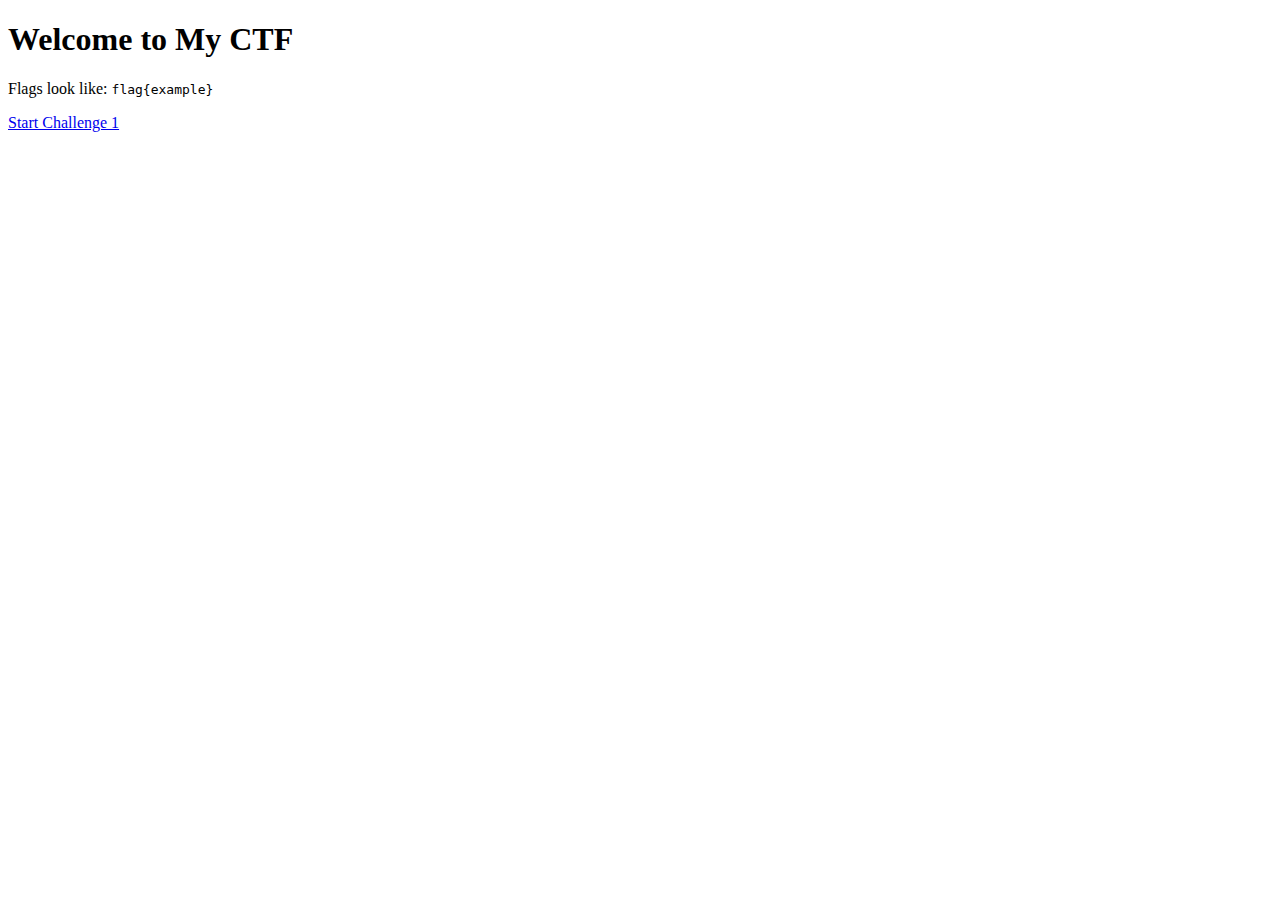
<file: index.html>
<!DOCTYPE html>
<html>
<head>
  <title>My First CTF</title>
</head>
<body>
  <h1>Welcome to My CTF</h1>
  <p>Flags look like: <code>flag{example}</code></p>
  <a href="/challenges/01.html">Start Challenge 1</a>
</body>
</html>
</file>
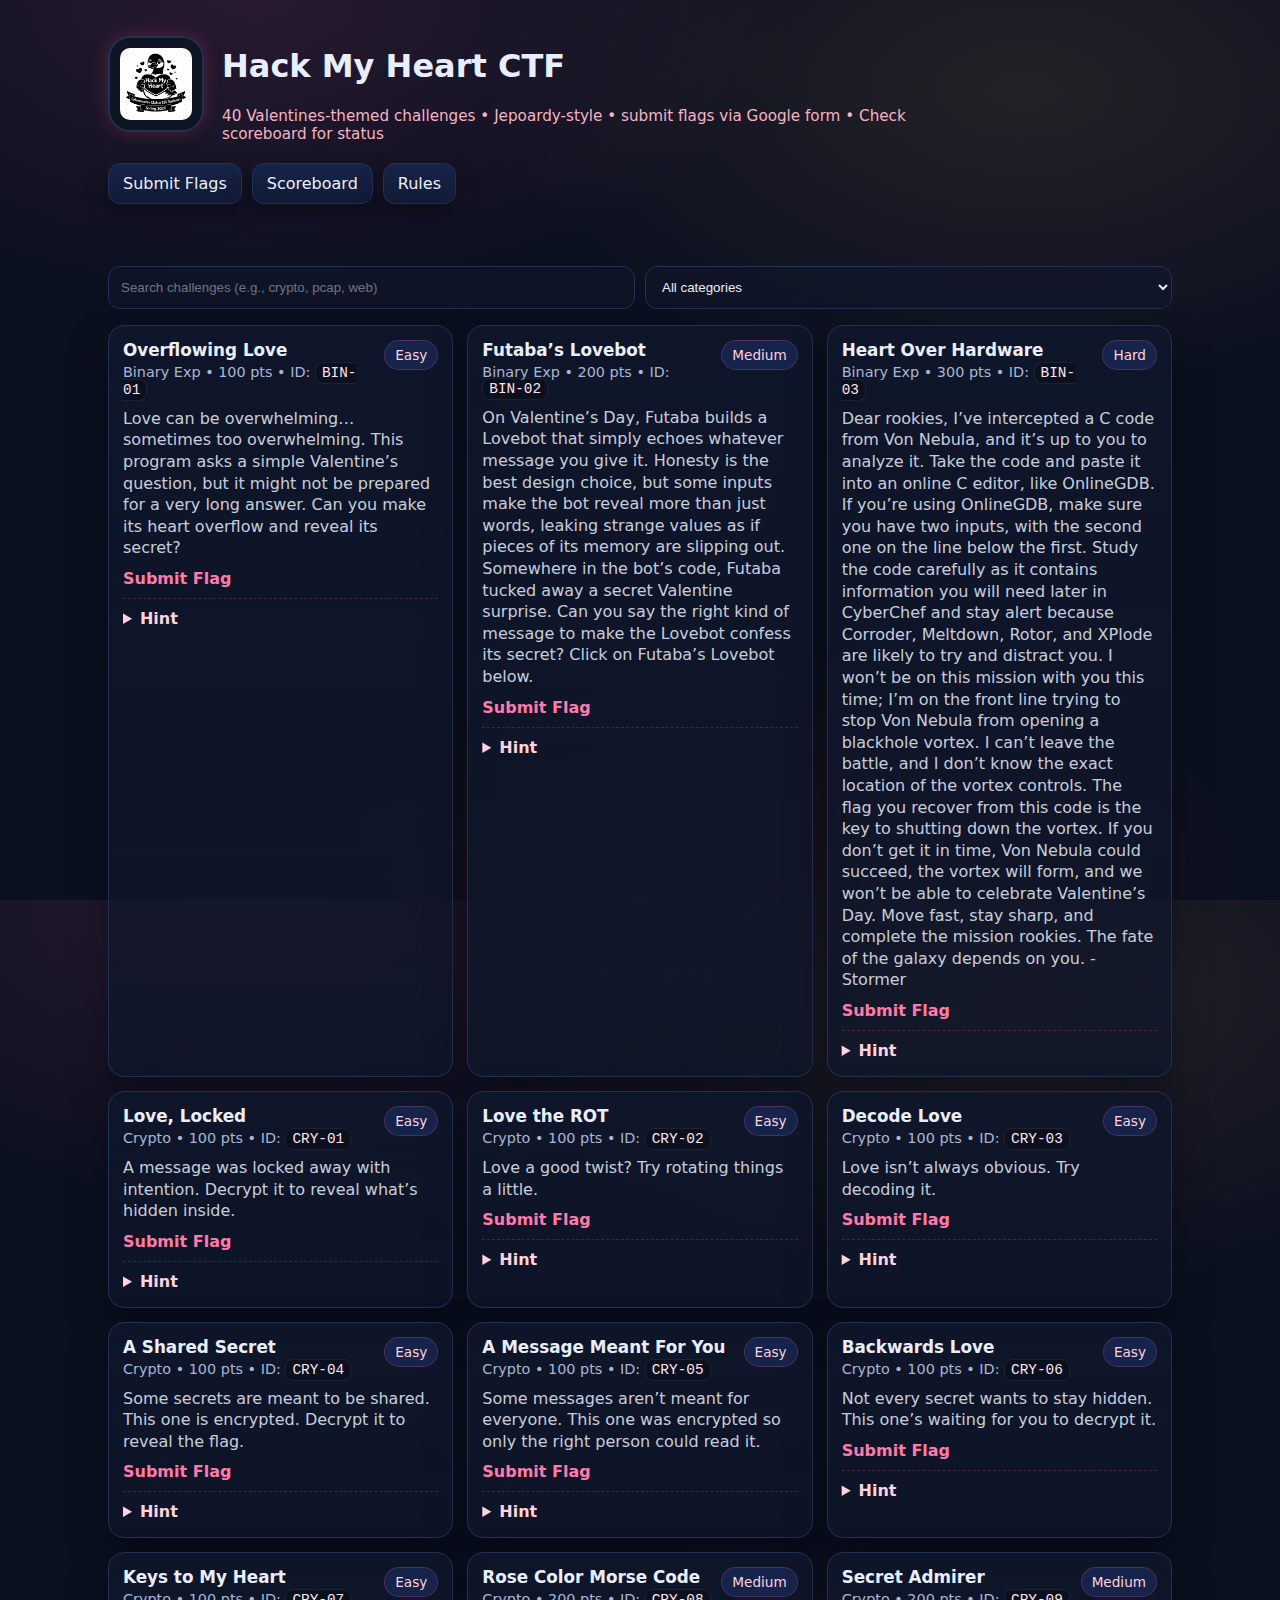
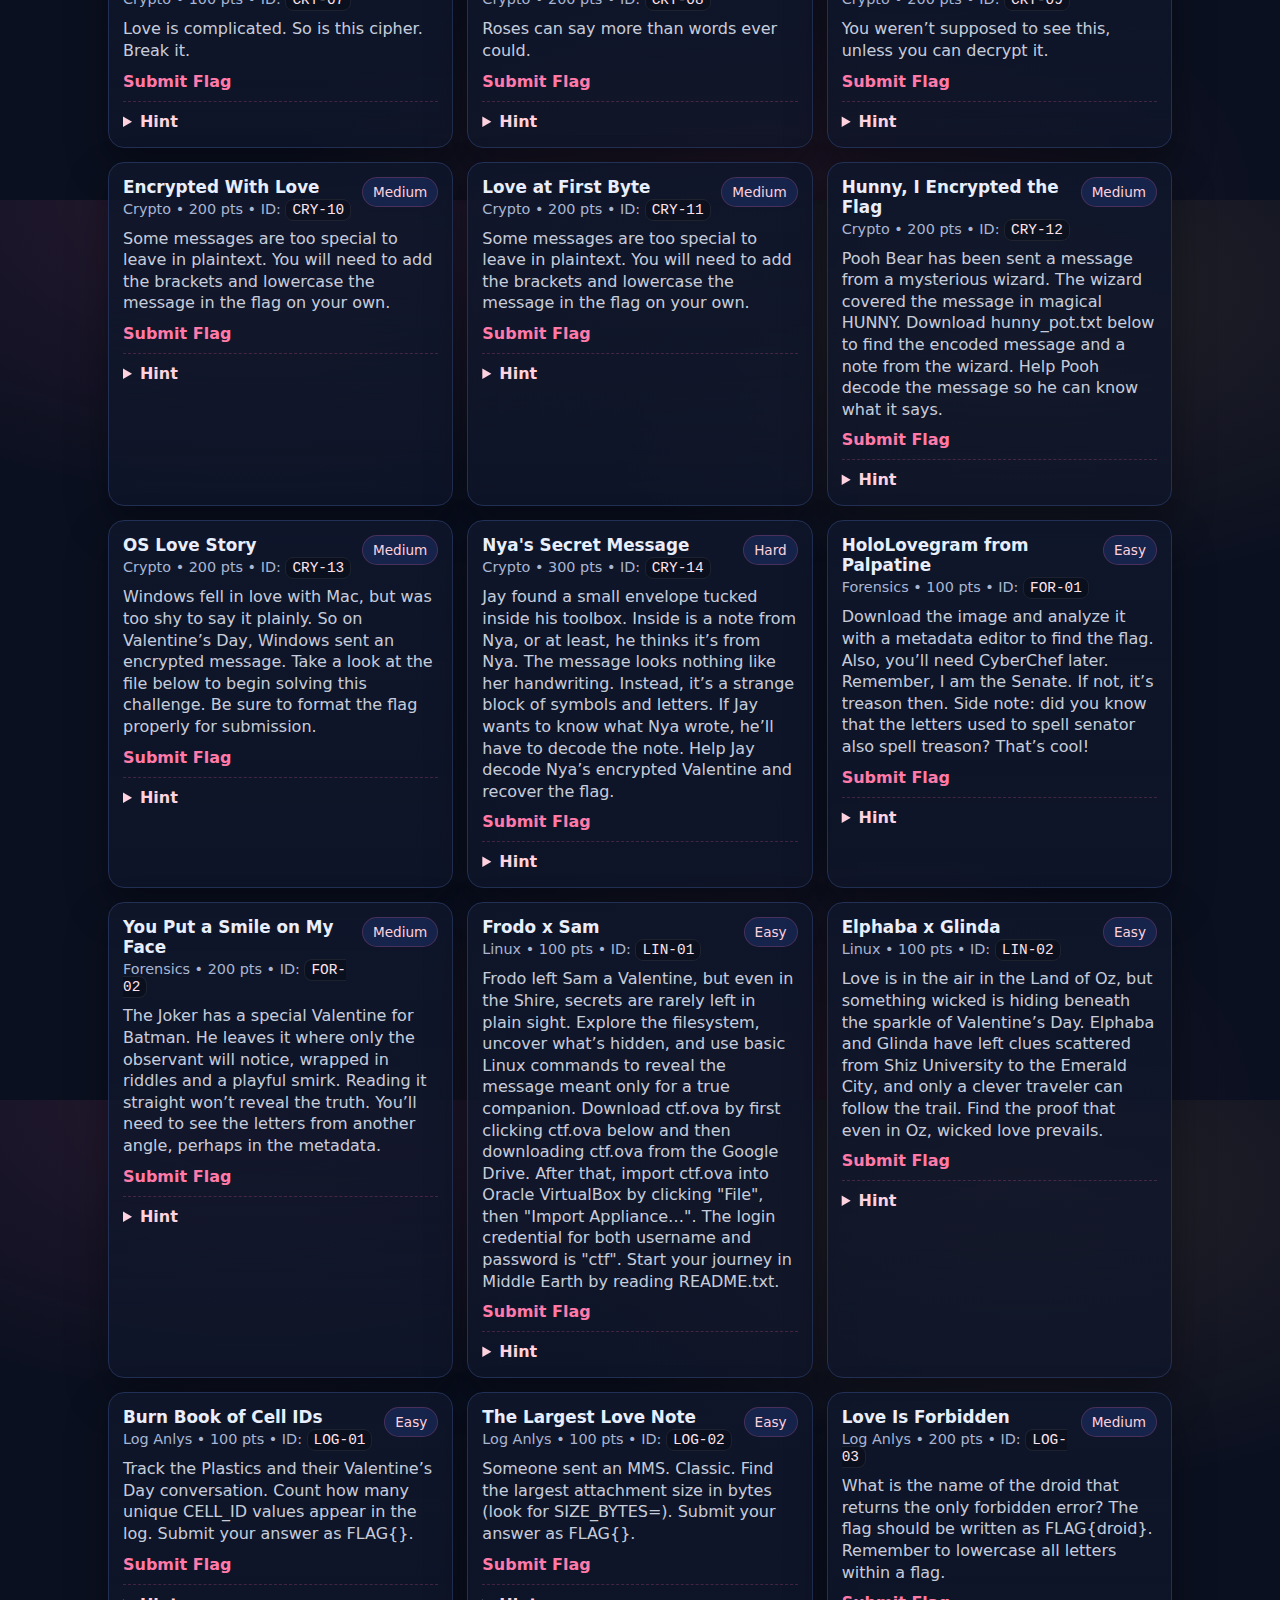
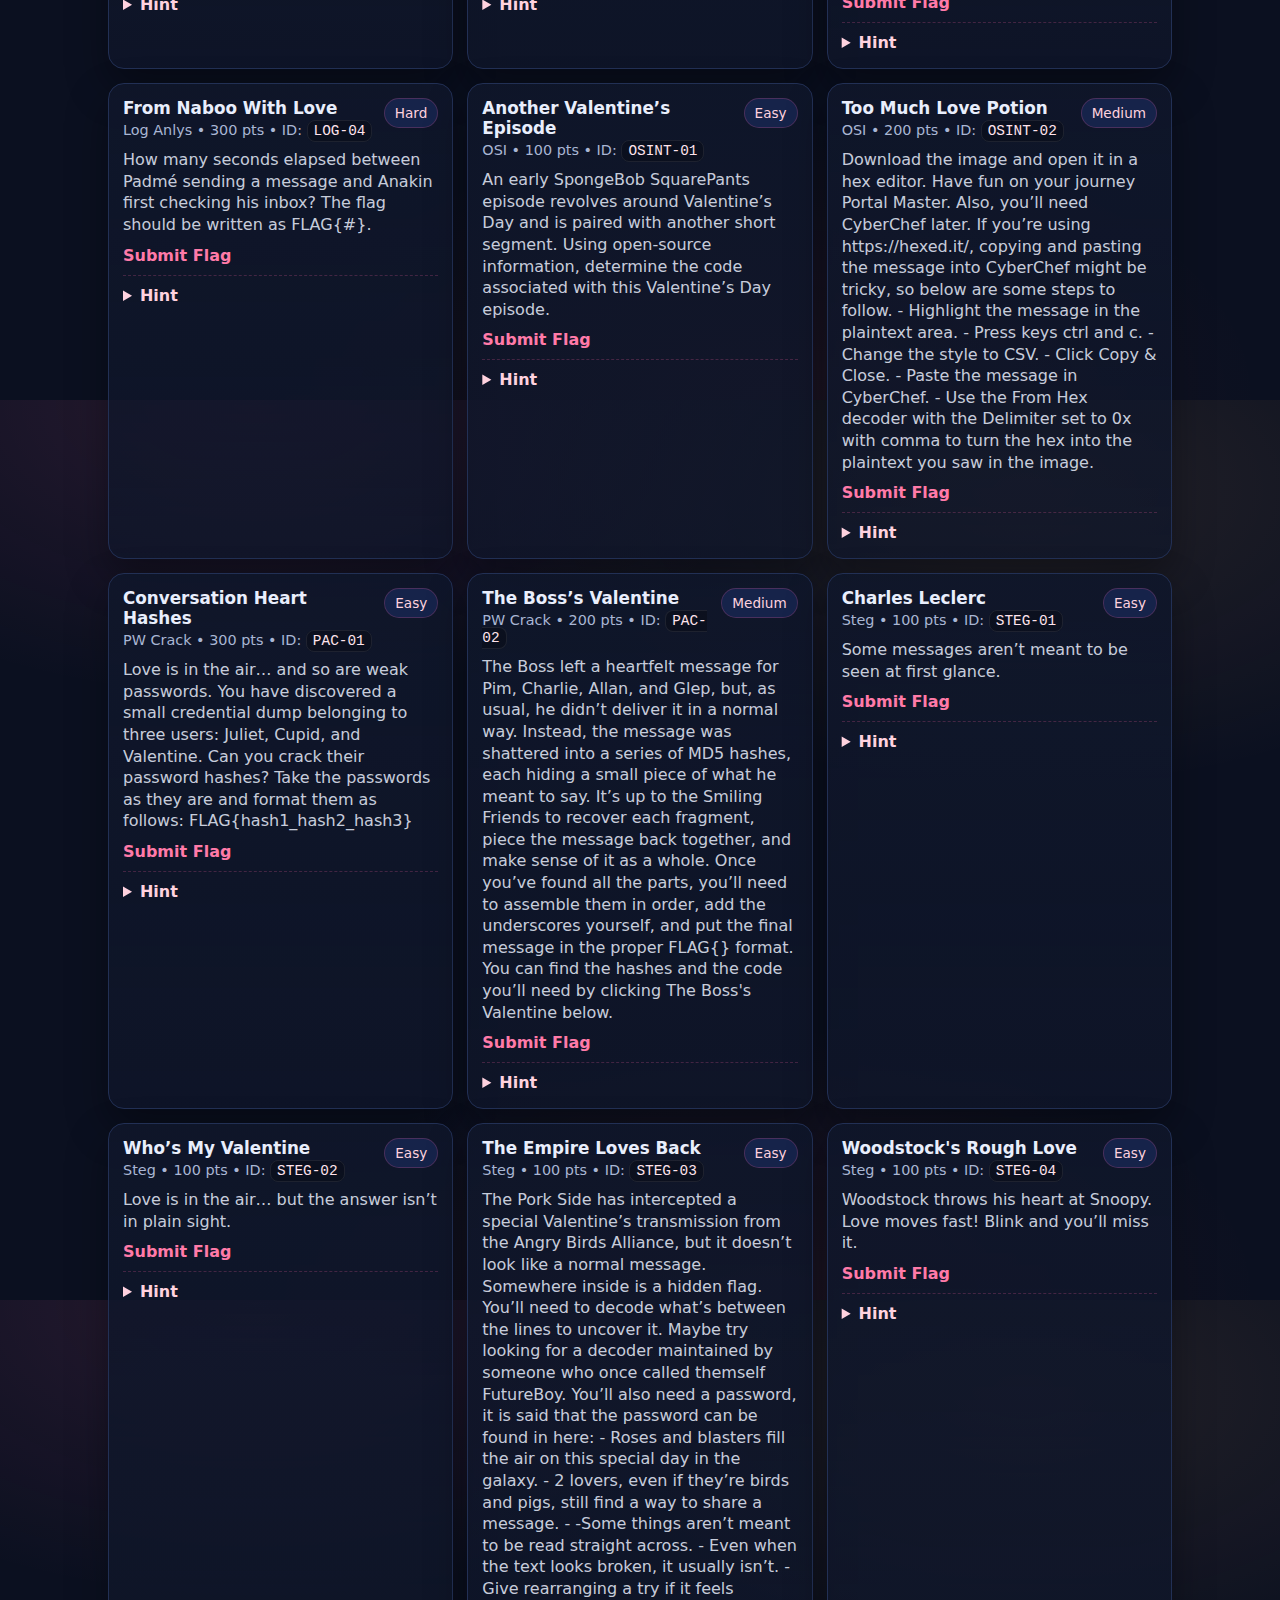
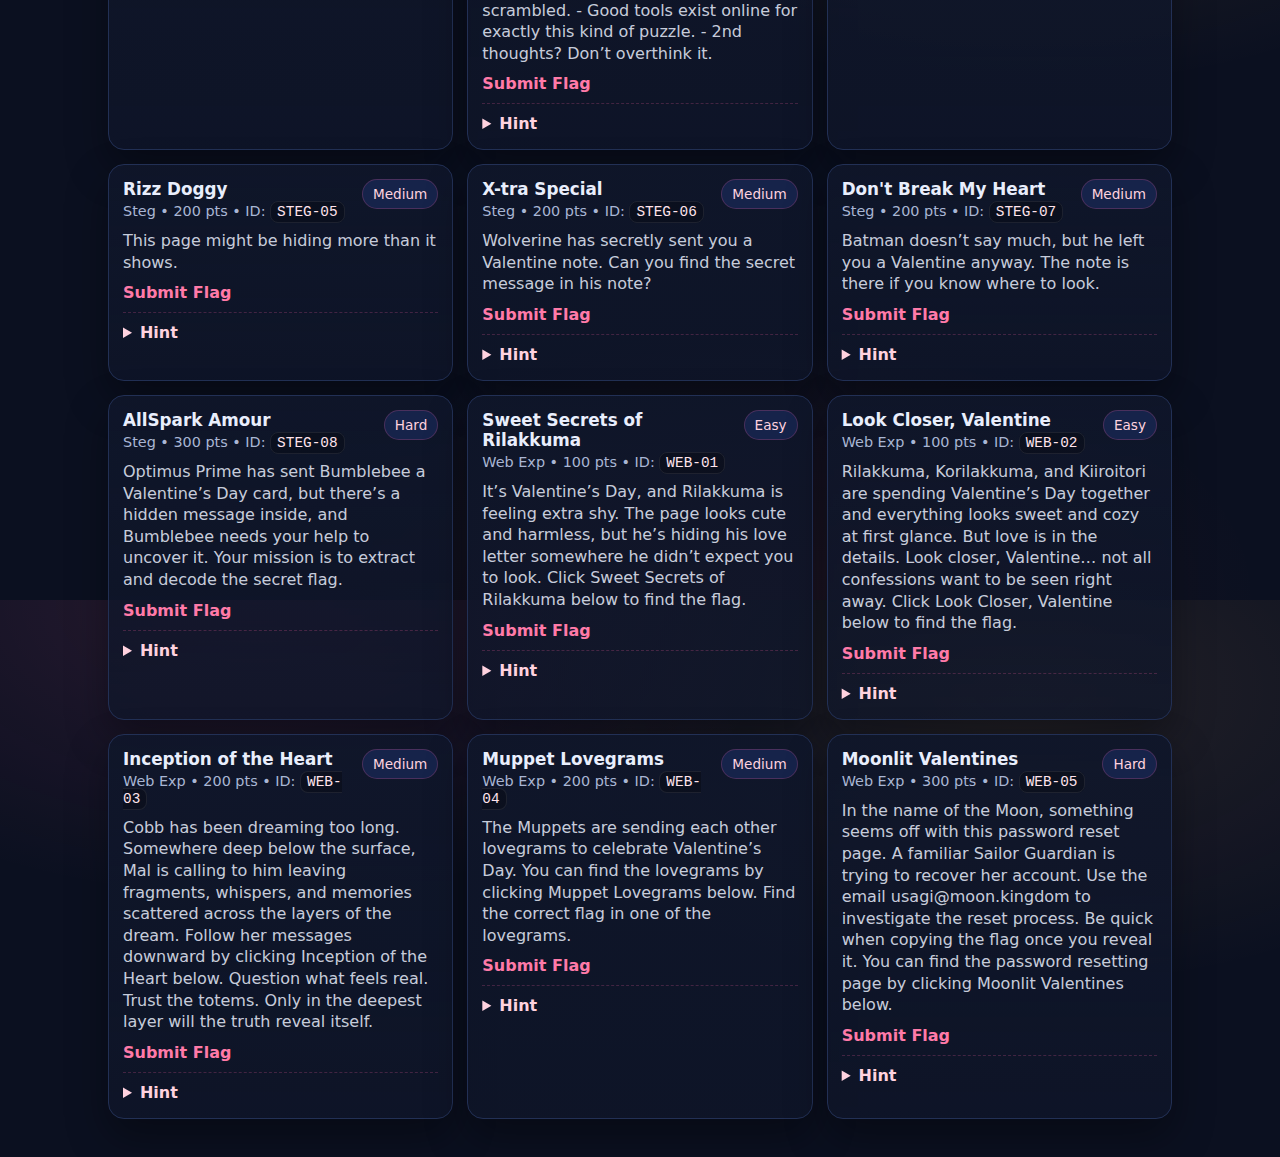
<file: docs/index.html>
<!doctype html>
<html>
<head>
  <meta charset="utf-8"/>
  <meta name="viewport" content="width=device-width,initial-scale=1"/>
  <title>Hack My Heart CTF </title>
  <link rel="stylesheet" href="assets/style.css"/>
</head>
<body>
  <header class="wrap header-bar">
    <div class="header-left">
      <img src="assets/logo.png" alt="Hack My Heart logo" class="logo"/>
      <div>
      <h1>Hack My Heart CTF</h1>
      <p class="sub">
        40 Valentines-themed challenges • Jepoardy-style • submit flags via Google form • Check scoreboard for status
      </p>
    </div>
  </div>   
  
  <div class="links">
    <a class="btn" href="YOUR_GOOGLE_FORM_LINK" target="_blank">Submit Flags</a>
    <a class="btn" href="scoreboard.html">Scoreboard</a>
    <a class="btn" href="rules.html">Rules</a>
  </div>
</header>

  <main class="wrap">
    <div class="controls">
      <input id="search" placeholder="Search challenges (e.g., crypto, pcap, web)"/>
      <select id="cat">
        <option value="">All categories</option>
      </select>
    </div>

    <div id="grid" class="grid"></div>
  </main>

  <script>
    const grid = document.getElementById("grid");
    const search = document.getElementById("search");
    const cat = document.getElementById("cat");

    let all = [];

    function render() {
      const q = search.value.toLowerCase().trim();
      const c = cat.value;

      const filtered = all.filter(x => {
        const hay = (x.title + " " + x.category + " " + (x.tags||[]).join(" ")).toLowerCase();
        return (!q || hay.includes(q)) && (!c || x.category === c);
      });

      grid.innerHTML = filtered.map(x => `
        <article class="card">
          <div class="row">
            <div>
              <div class="title">${x.title}</div>
              <div class="meta">${x.category} • ${x.points} pts • ID: <code>${x.id}</code></div>
            </div>
            <span class="pill">${x.difficulty}</span>
          </div>
          <p class="desc">${x.prompt}</p>
          <div class="actions">
            ${x.download ? `<a class="link" href="${x.download}" target="_blank">Download</a>` : ""}
            ${x.url ? `<a class="link" href="${x.url}" target="_blank">Open</a>` : ""}
            <a class="link" href="YOUR_GOOGLE_FORM_LINK" target="_blank">Submit Flag</a>
          </div>
          ${x.hint ? `<details class="hint"><summary>Hint</summary><p>${x.hint}</p></details>` : ""}
        </article>
      `).join("");
    }

    fetch("challenges.json")
      .then(r => r.json())
      .then(data => {
        all = data;
        const cats = [...new Set(all.map(x => x.category))].sort();
        cats.forEach(c => {
          const o = document.createElement("option");
          o.value = c; o.textContent = c;
          cat.appendChild(o);
        });
        render();
      });

    search.addEventListener("input", render);
    cat.addEventListener("change", render);
  </script>
</body>
</html>
</file>
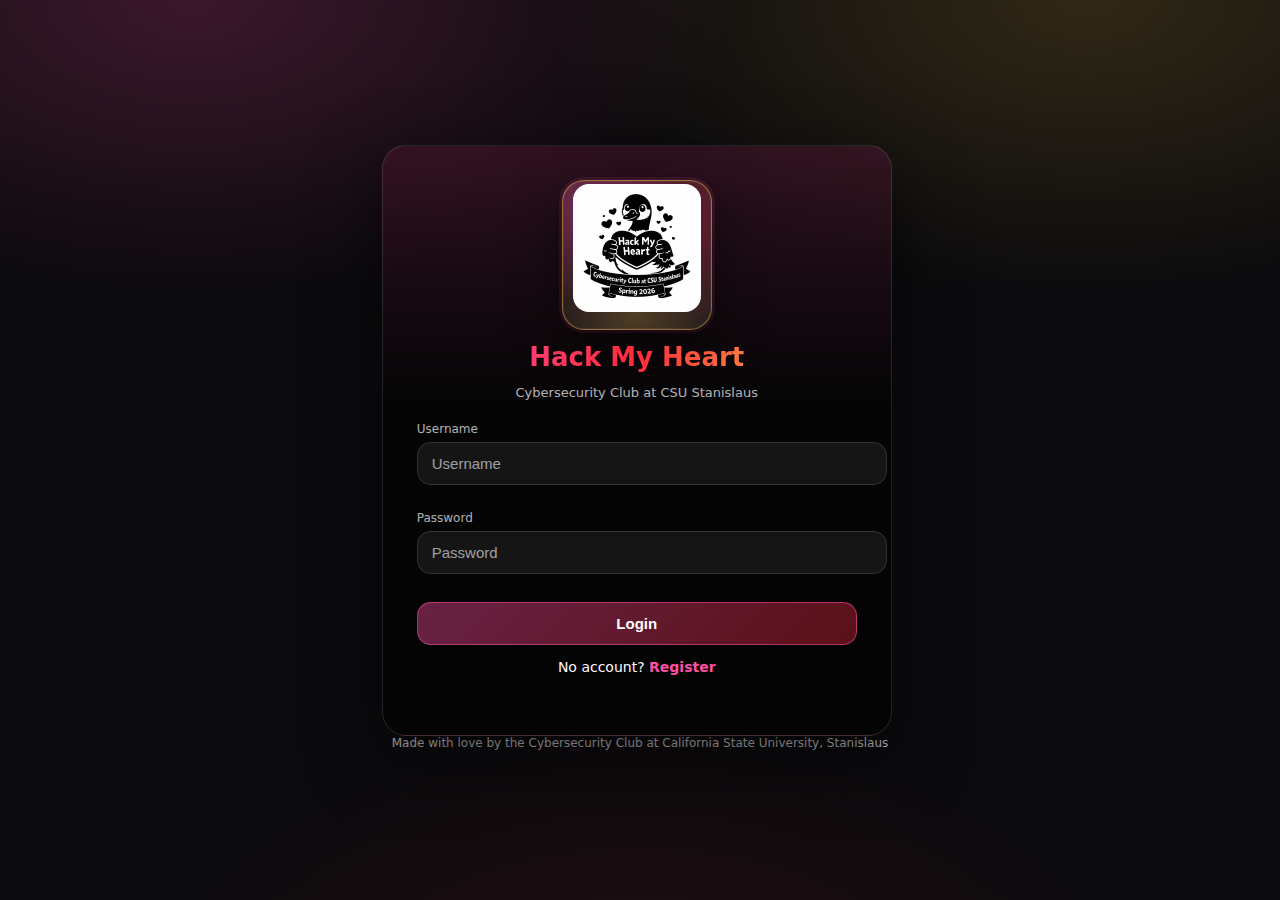
<file: login.html>
<!doctype html>
<html>
<head>
  <meta charset="utf-8" />
  <meta name="viewport" content="width=device-width,initial-scale=1" />
  <title>Login | Hack My Heart</title>
  <link rel="stylesheet" href="/assets/styles.css">
</head>
<body class="auth-page">

  <main class="auth-shell">
    <section class="auth-card">
      <div class="logo-frame">
        <img src="/assets/Main_HMH_CTF_Logo.png" alt="Hack My Heart Logo" class="auth-logo">
      </div>

      <h1 class="auth-title">Hack My Heart</h1>
      <p class="auth-subtitle">Cybersecurity Club at CSU Stanislaus</p>

      <div class="auth-form">
        <label class="auth-label" for="user">Username</label>
        <input id="user" placeholder="Username" autocomplete="username">

        <label class="auth-label" for="pass">Password</label>
        <input id="pass" type="password" placeholder="Password" autocomplete="current-password">

        <button id="btn" class="btn-primary">Login</button>

        <p class="auth-alt">No account? <a href="/register.html">Register</a></p>
        <p id="msg" class="auth-msg"></p>
      </div>
    </section>

    <footer class="auth-footer">
      Made with love by the Cybersecurity Club at California State University, Stanislaus
    </footer>
  </main>

  <script>
    btn.onclick = async () => {
      msg.textContent = "";
      btn.disabled = true;
      btn.textContent = "Logging in…";
      try {
        const r = await fetch("/api/auth_login", {
          method: "POST",
          headers: { "Content-Type": "application/json" },
          body: JSON.stringify({ username: user.value, password: pass.value })
        });
        if (r.ok) { window.location.href = "/"; return; }
        msg.textContent = await r.text();
      } catch {
        msg.textContent = "Network error";
      } finally {
        btn.disabled = false;
        btn.textContent = "Login";
      }
    };
  </script>
</body>
</html>
</file>
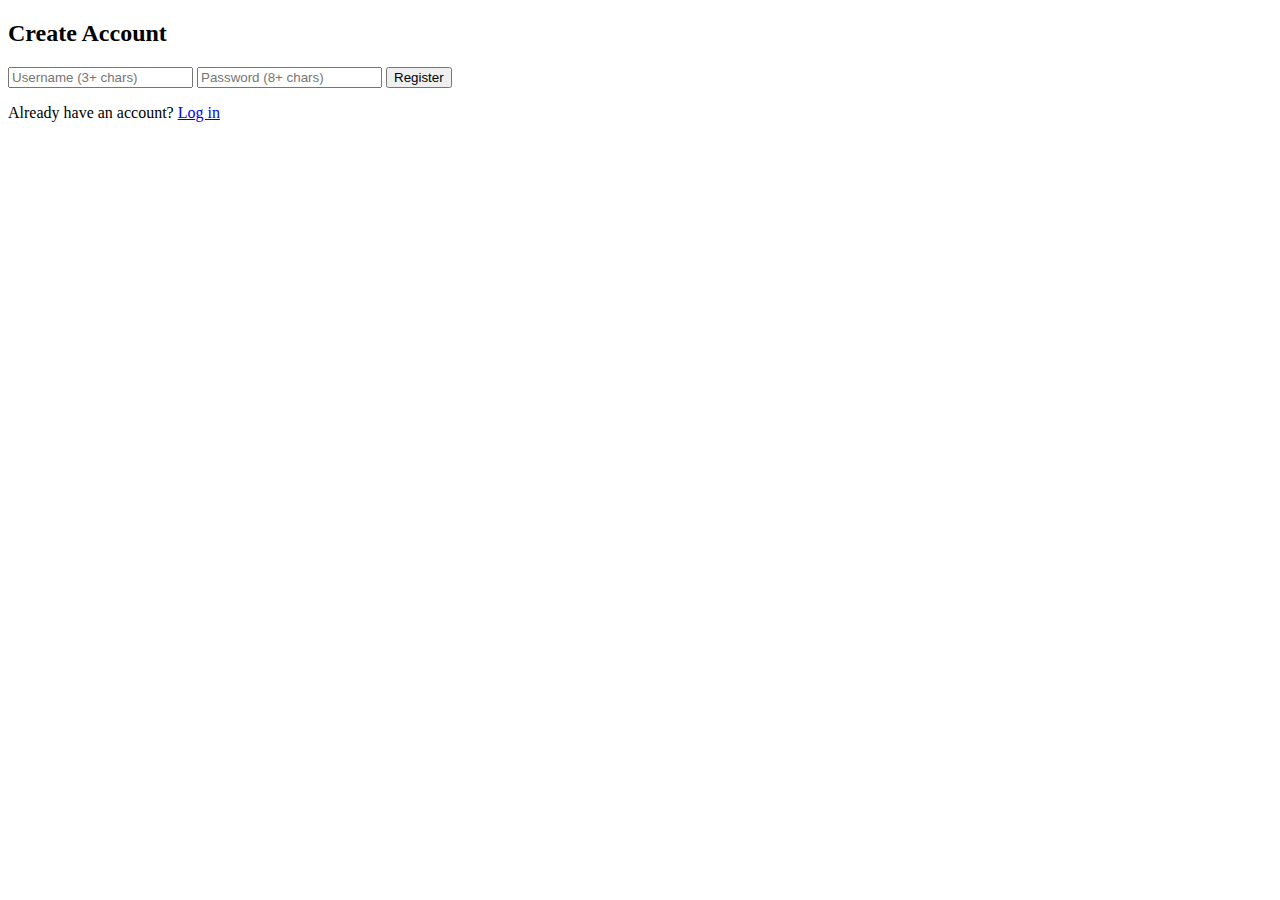
<file: register.html>
<!doctype html>
<html>
<head>
  <meta charset="utf-8" />
  <title>Register | HackMyHeart</title>
</head>
<body>
  <h2>Create Account</h2>

  <input id="user" placeholder="Username (3+ chars)" />
  <input id="pass" type="password" placeholder="Password (8+ chars)" />
  <button id="btn">Register</button>

  <p>Already have an account? <a href="/login.html">Log in</a></p>
  <pre id="msg"></pre>

  <script>
    btn.onclick = async () => {
      msg.textContent = "Registering...";
      const r = await fetch("/api/auth_register", {
        method: "POST",
        headers: {"Content-Type":"application/json"},
        body: JSON.stringify({ username: user.value, password: pass.value })
      });
      const t = await r.text();
      msg.textContent = `Status ${r.status}: ${t}`;
      if (r.ok) window.location.href = "/";
    };
  </script>
</body>
</html>
</file>
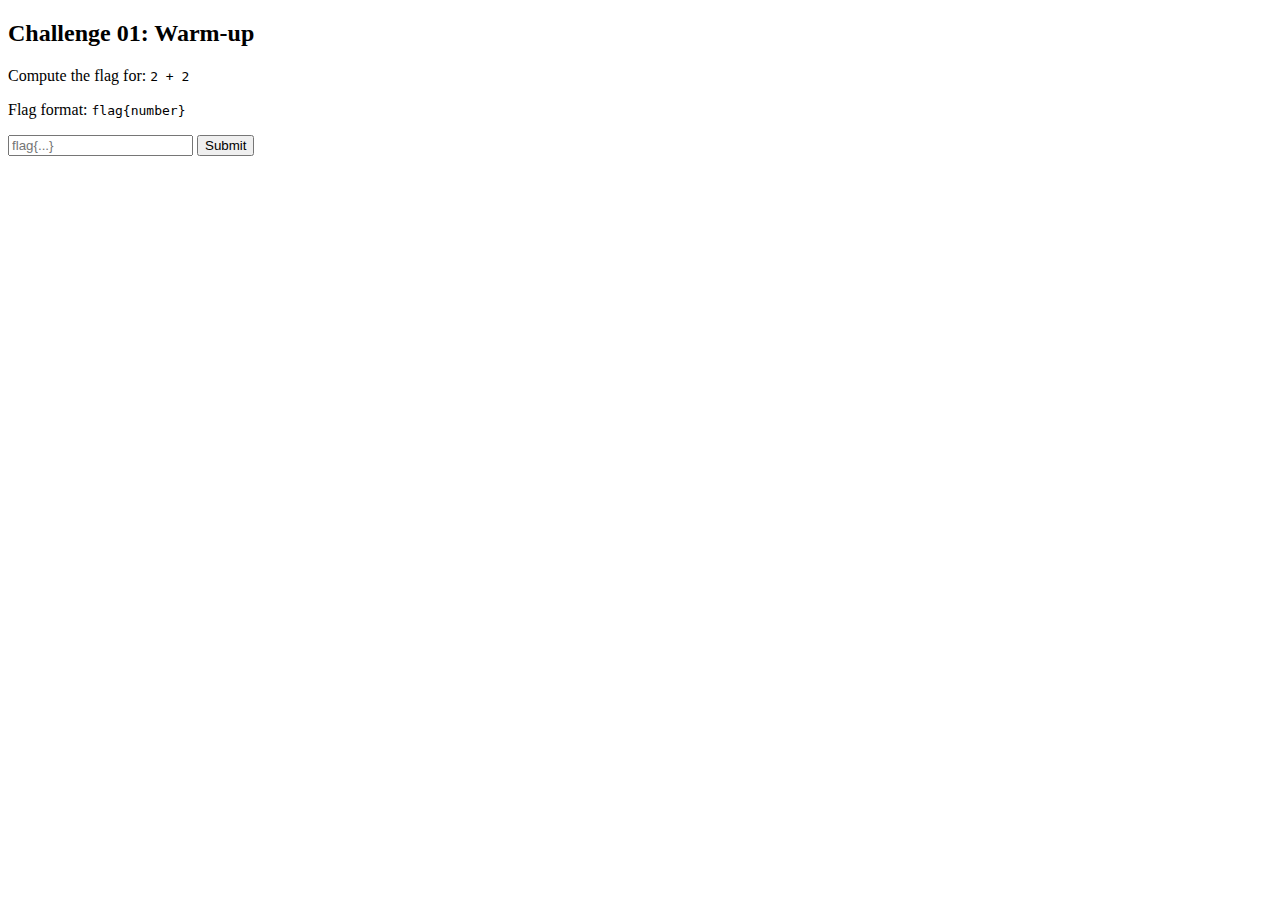
<file: challenges/01.html>
<!doctype html>
<html>
  <head><meta charset="utf-8" /><title>Challenge 01</title></head>
  <body>
    <h2>Challenge 01: Warm-up</h2>
    <p>Compute the flag for: <code>2 + 2</code></p>
    <p>Flag format: <code>flag{number}</code></p>

    <form method="POST" action="/api/submit">
      <input type="hidden" name="challenge" value="01" />
      <input type="text" name="flag" placeholder="flag{...}" required />
      <button type="submit">Submit</button>
    </form>
  </body>
</html>
</file>
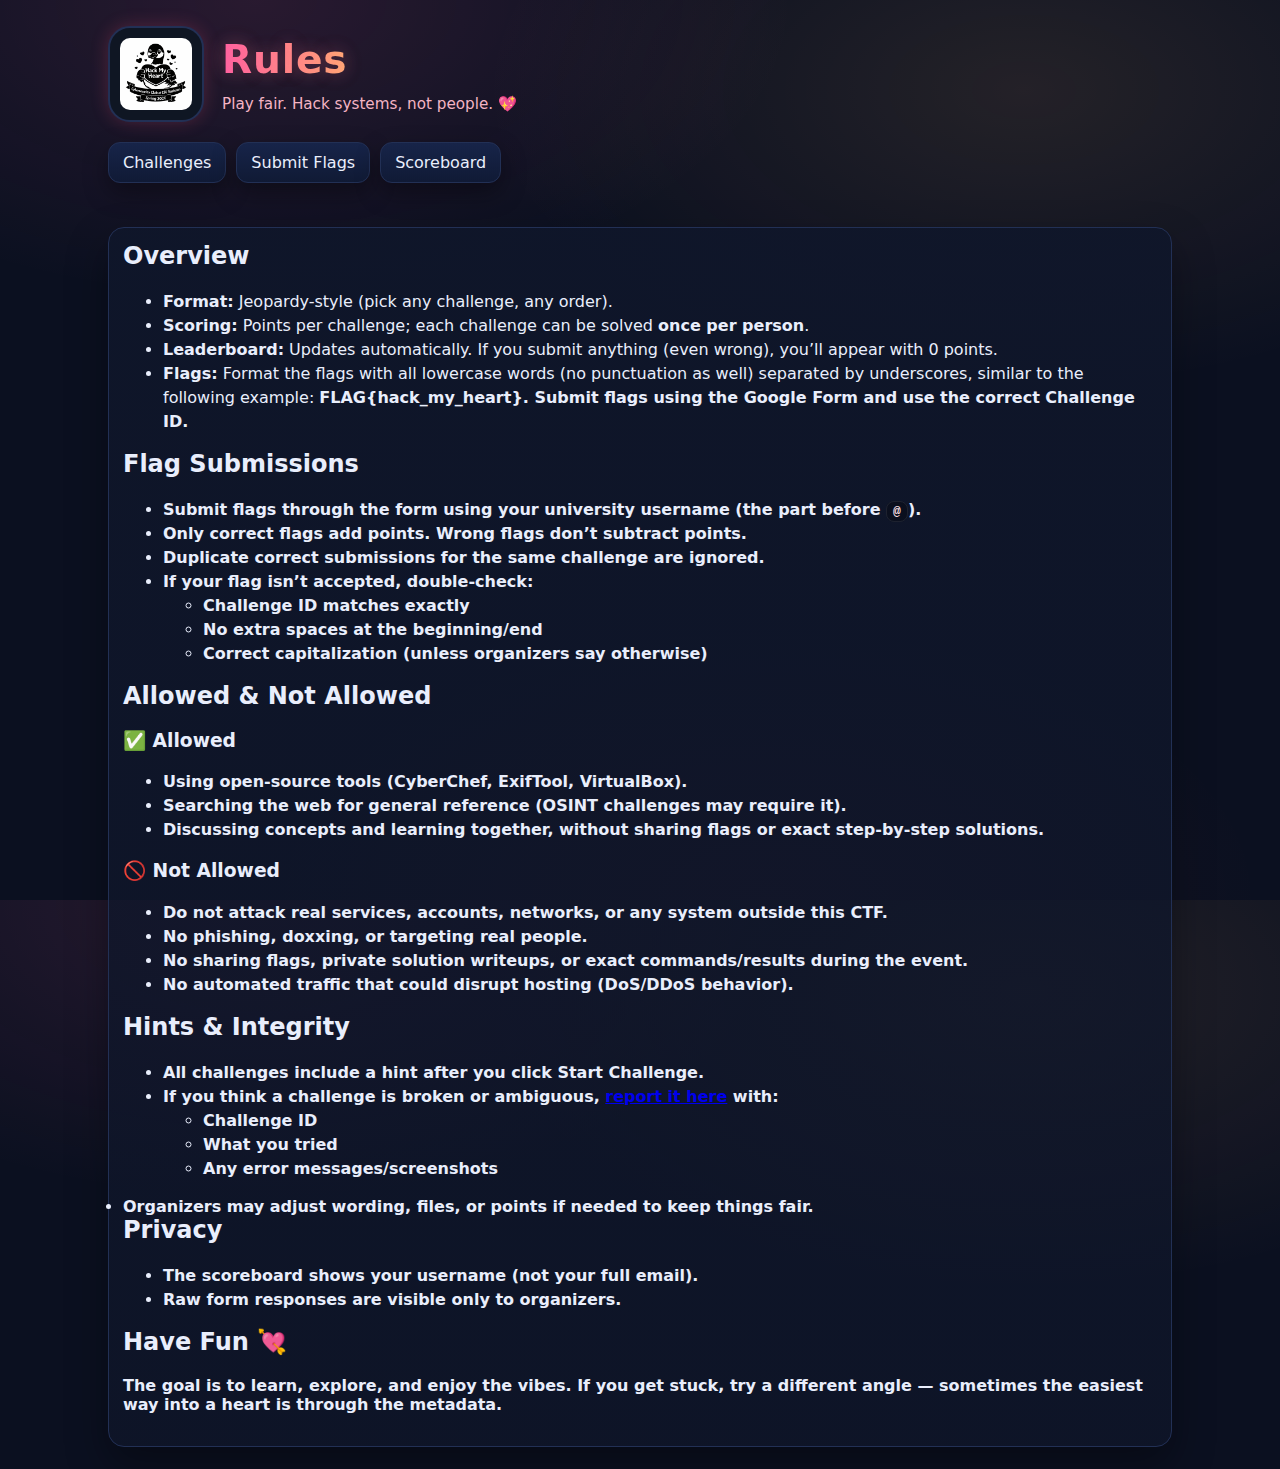
<file: docs/rules.html>
<!doctype html>
<html>
<head>
  <meta charset="utf-8"/>
  <meta name="viewport" content="width=device-width,initial-scale=1"/>
  <title>Rules • Hack My Heart CTF</title>
  <link rel="stylesheet" href="assets/style.css?v=11"/>
</head>
<body class="rules-page">
  <header class="wrap header-bar header-stack">
    <div class="header-left">
      <img src="assets/logo.png" alt="Hack My Heart CTF logo" class="logo"/>
      <div class="title-block">
        <h1 class="ombre-title">Rules</h1>
        <p class="sub">Play fair. Hack systems, not people. 💖</p>
      </div>
    </div>
  
    <!-- Buttons now align with logo left edge -->
    <div class="links links-under-logo">
      <a class="btn" href="index.html">Challenges</a>
      <a class="btn" href="https://docs.google.com/forms/d/e/1FAIpQLSdJnzlEjj_6VuNpsLuj85gKa5NOuNpdw7XB567A7jFfqqm54Q/viewform" target="_blank" rel="noopener">Submit Flags</a>
      <a class="btn" href="scoreboard.html">Scoreboard</a>
    </div>
</header>

  <main class="wrap">
    <section class="card rules">
      <h2>Overview</h2>
      <ul>
        <li><strong>Format:</strong> Jeopardy-style (pick any challenge, any order).</li>
        <li><strong>Scoring:</strong> Points per challenge; each challenge can be solved <strong>once per person</strong>.</li>
        <li><strong>Leaderboard:</strong> Updates automatically. If you submit anything (even wrong), you’ll appear with 0 points.</li>
        <li><strong>Flags:</strong> Format the flags with all lowercase words (no punctuation as well) separated by underscores, similar to the following example: <strong>FLAG{hack_my_heart}<strong>. Submit flags using the Google Form and use the correct Challenge ID.</li>
      </ul>

      <h2>Flag Submissions</h2>
      <ul>
        <li>Submit flags through the form using your <strong>university username</strong> (the part before <code>@</code>).</li>
        <li>Only <strong>correct</strong> flags add points. Wrong flags don’t subtract points.</li>
        <li>Duplicate correct submissions for the same challenge are ignored.</li>
        <li>If your flag isn’t accepted, double-check:
          <ul>
            <li>Challenge ID matches exactly</li>
            <li>No extra spaces at the beginning/end</li>
            <li>Correct capitalization (unless organizers say otherwise)</li>
          </ul>
        </li>
      </ul>

      <h2>Allowed &amp; Not Allowed</h2>

      <h3>✅ Allowed</h3>
      <ul>
        <li>Using open-source tools (CyberChef, ExifTool, VirtualBox).</li>
        <li>Searching the web for general reference (OSINT challenges may require it).</li>
        <li>Discussing concepts and learning together, <strong>without sharing flags or exact step-by-step solutions</strong>.</li>
      </ul>

      <h3>🚫 Not Allowed</h3>
      <ul>
        <li><strong>Do not attack</strong> real services, accounts, networks, or any system outside this CTF.</li>
        <li>No phishing, doxxing, or targeting real people.</li>
        <li>No sharing flags, private solution writeups, or exact commands/results during the event.</li>
        <li>No automated traffic that could disrupt hosting (DoS/DDoS behavior).</li>
      </ul>

      <h2>Hints &amp; Integrity</h2>
        <ul>
          <li>All challenges include a hint after you click <strong>Start Challenge</strong>.</li>
          <li>
            If you think a challenge is broken or ambiguous, 
            <a href="https://forms.gle/onZFhrwE45xHhhS57">report it here</a> with:
            <ul>
              <li>Challenge ID</li>
              <li>What you tried</li>
              <li>Any error messages/screenshots</li>
            </ul>
          </li>
        </ul>
        <li>Organizers may adjust wording, files, or points if needed to keep things fair.</li>
      </ul>
      <h2>Privacy</h2>
      <ul>
        <li>The scoreboard shows your <strong>username</strong> (not your full email).</li>
        <li>Raw form responses are visible only to organizers.</li>
      </ul>

      <h2>Have Fun 💘</h2>
      <p class="muted">
        The goal is to learn, explore, and enjoy the vibes. If you get stuck, try a different angle —
        sometimes the easiest way into a heart is through the metadata.
      </p>
    </section>
  </main>

  <style>
    /* Small rules-page spacing, keeps theme consistent */
    .rules h2 { margin-top: 0; }
    .rules h3 { margin-top: 18px; }
    .rules ul { line-height: 1.5; }
    .rules code { font-weight: 800; }

    /* ✅ Force "buttons under title" layout on Rules page */
    .header-stack {
      flex-direction: column;
      align-items: flex-start;
    }
    .header-left-stack {
      align-items: flex-start;
    }
    .links-under {
      margin-top: 14px;
      justify-content: flex-start;
    }
  </style>
</body>
</html>
</file>
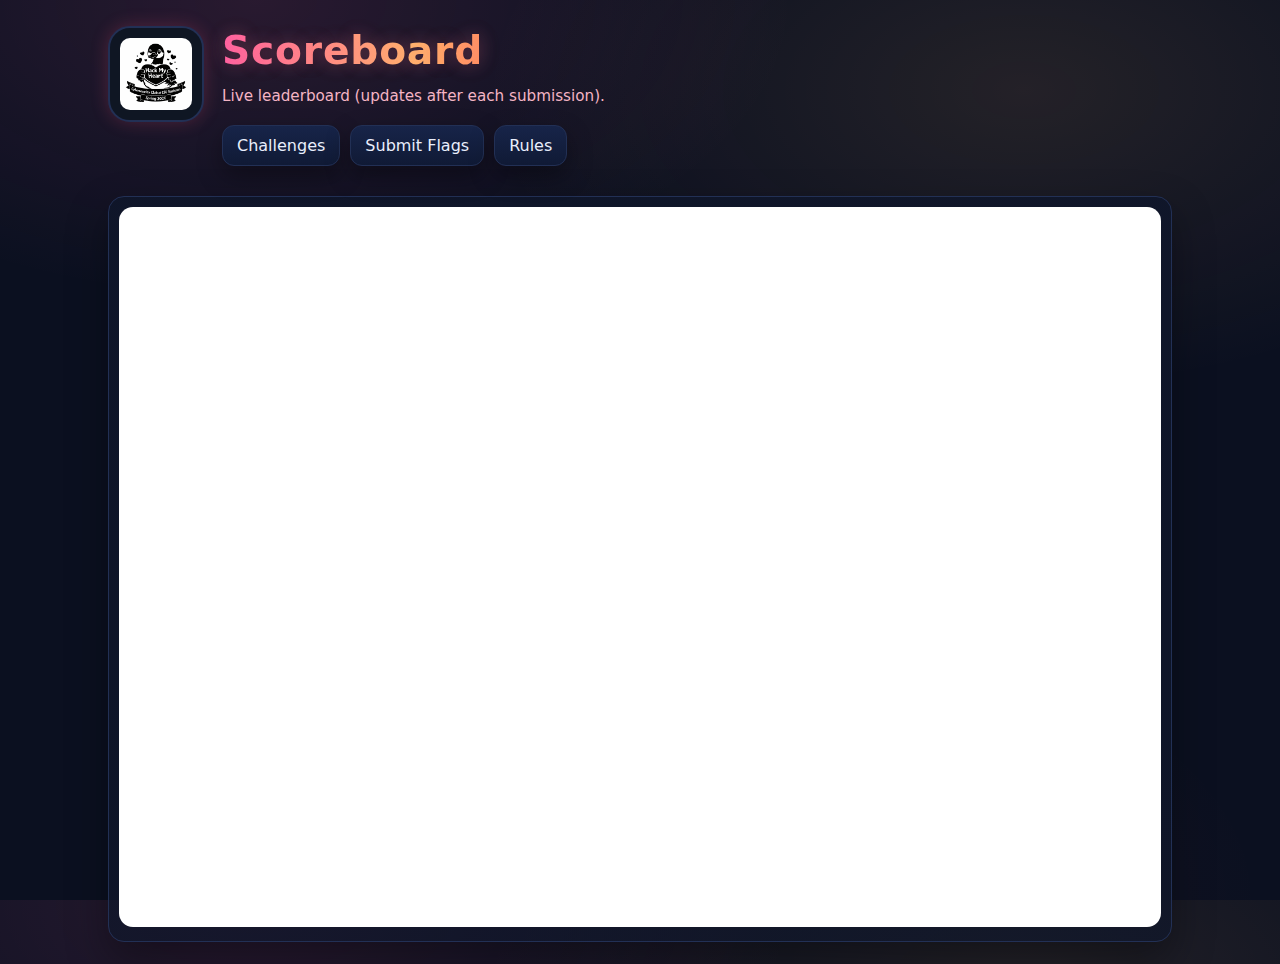
<file: docs/scoreboard.html>
<!doctype html>
<html>
<head>
  <meta charset="utf-8"/>
  <meta name="viewport" content="width=device-width,initial-scale=1"/>
  <title>Scoreboard • Hack My Heart CTF</title>
  <link rel="stylesheet" href="assets/style.css?v=14"/>
</head>

<body class="scoreboard-page">
  <!-- Matches rules.html layout -->
  <header class="wrap header-bar header-stack">
    <div class="header-left">
      <img src="assets/logo.png" alt="Hack My Heart CTF logo" class="logo"/>
  
      <div class="title-block">
        <h1 class="ombre-title">Scoreboard</h1>
        <p class="sub">Live leaderboard (updates after each submission).</p>
  
        <!-- ✅ Buttons under title, left-aligned -->
        <div class="links links-under">
          <a class="btn" href="index.html">Challenges</a>
          <a class="btn" href="YOUR_FORM_LINK" target="_blank" rel="noopener">Submit Flags</a>
          <a class="btn" href="rules.html">Rules</a>
        </div>
      </div>
    </div>
  </header>

  <main class="wrap scoreboard-wrap">
    <div class="card scoreboard-card">
      <iframe
        title="Hack My Heart CTF Scoreboard"
        src="https://docs.google.com/spreadsheets/d/e/2PACX-1vR0zHUvquXqNT3xqpjIgqBVFHlMuxw2cKzSh61XjDzvJxPxmr3LXXt_J5l8VzKPNAVlic14Lhmm_tWA/pubhtml?gid=671659319&single=true"
        class="scoreboard-frame">
      </iframe>
    </div>
  </main>
</body>
</html>
</file>
<file: docs/assets/style.css>
:root {
  --bg: #0b1020;
  --panel: #0f162a;
  --panel2: #101b33;
  --text: #e9eefc;
  --muted: #a9b6d4;

  --border: #223055;
  --shadow: rgba(0,0,0,0.35);

  --btn: #172449;
  --btnHover: #22335f;

  --link: #ff7aa8;
  --linkHover: #ffb86b;

  --pillBg: #16234a;
  --pillText: #ffd2df;
}

* { box-sizing: border-box; }
html, body { height: 100%; }

body {
  margin: 0;
  font-family: ui-sans-serif, system-ui, -apple-system, Segoe UI, Roboto, Helvetica, Arial, "Apple Color Emoji","Segoe UI Emoji";
  background:
    radial-gradient(900px 500px at 20% 0%, rgba(255, 95, 162, 0.12), transparent 60%),
    radial-gradient(900px 500px at 80% 10%, rgba(255, 184, 107, 0.10), transparent 60%),
    radial-gradient(900px 500px at 60% 100%, rgba(255, 77, 77, 0.08), transparent 55%),
    var(--bg);
  color: var(--text);
}

.wrap {
  max-width: 1100px;
  margin: 0 auto;
  padding: 22px 18px;
}

/* ============================= */
/* Header */
/* ============================= */

.header-bar {
  display: flex;
  justify-content: space-between;
  align-items: center;
  gap: 20px;
  flex-wrap: wrap;
  padding-top: 26px;
}

.header-left {
  display: flex;
  align-items: center;
  gap: 18px;
}

.logo {
  width: 96px;
  height: 96px;
  object-fit: contain;
  border-radius: 22px; /* rounded edges */
  background: #0f1623;
  border: 2px solid var(--border);
  padding: 10px;
  box-shadow: 0 0 18px rgba(255, 80, 120, 0.22);
}

.title-block {
  display: flex;
  flex-direction: column;
  gap: 6px;
}

/* Ombre title: pink -> gold -> red (with descender-safe spacing) */
.ombre-title {
  margin: 0;
  padding-bottom: 0.15em;     /* prevents y/g/p clipping */
  font-size: 2.45rem;
  font-weight: 900;
  line-height: 1.25;          /* prevents descender clipping */
  letter-spacing: 0.8px;

  background: linear-gradient(90deg, #ff5fa2, #ffb86b, #ff4d4d);
  -webkit-background-clip: text;
  -webkit-text-fill-color: transparent;
  background-clip: text;
  color: transparent;

  overflow: visible;
  display: inline-block;

  text-shadow:
    0 0 18px rgba(255, 95, 162, 0.22),
    0 0 24px rgba(255, 184, 107, 0.14);
}

.sub {
  margin: 0;
  color: #f4b4c4;
  font-size: 0.95rem;
  max-width: 760px;
}

/* Header buttons */
.links {
  display: flex;
  gap: 10px;
  flex-wrap: wrap;
}

.btn {
  display: inline-block;
  padding: 10px 14px;
  border-radius: 12px;
  text-decoration: none;
  color: var(--text);
  background: linear-gradient(180deg, var(--btn), #101a35);
  border: 1px solid var(--border);
  box-shadow: 0 10px 24px var(--shadow);
  transition: transform 120ms ease, background 120ms ease, border-color 120ms ease;
}

.btn:hover {
  background: linear-gradient(180deg, var(--btnHover), #121f42);
  border-color: #2a3b6b;
  transform: translateY(-1px);
}

/* ============================= */
/* Controls */
/* ============================= */

.controls {
  display: flex;
  gap: 10px;
  flex-wrap: wrap;
  margin-top: 18px;
  margin-bottom: 16px;
}

.controls input,
.controls select {
  flex: 1;
  min-width: 220px;
  padding: 12px 12px;
  border-radius: 12px;
  background: rgba(15, 22, 42, 0.7);
  border: 1px solid var(--border);
  color: var(--text);
  outline: none;
}

.controls input::placeholder { color: rgba(233, 238, 252, 0.45); }

/* ============================= */
/* Grid + Cards */
/* ============================= */

.grid {
  display: grid;
  grid-template-columns: repeat(auto-fit, minmax(290px, 1fr));
  gap: 14px;
  padding-bottom: 34px;
}

.card {
  background: linear-gradient(180deg, rgba(15, 22, 42, 0.92), rgba(15, 22, 42, 0.72));
  border: 1px solid var(--border);
  border-radius: 16px;
  padding: 14px 14px 16px;
  box-shadow: 0 18px 40px var(--shadow);
}

.row {
  display: flex;
  justify-content: space-between;
  gap: 10px;
  align-items: start;
}

.title {
  font-weight: 800;
  font-size: 1.05rem;
  margin-bottom: 4px;
}

.meta {
  color: var(--muted);
  font-size: 0.9rem;
}

/* If you removed the card description from HTML, this won’t show anyway */
.desc {
  color: rgba(233, 238, 252, 0.86);
  line-height: 1.35;
  margin: 10px 0 10px;
}

.pill {
  background: var(--pillBg);
  color: var(--pillText);
  border: 1px solid rgba(255, 95, 162, 0.22);
  padding: 6px 10px;
  border-radius: 999px;
  font-size: 0.85rem;
  white-space: nowrap;
}

/* Actions row */
.actions {
  display: flex;
  gap: 12px;
  flex-wrap: wrap;
  margin-top: 10px;
  align-items: center;
}

.link {
  color: var(--link);
  text-decoration: none;
  font-weight: 800;
}

.link:hover { color: var(--linkHover); }

code {
  background: rgba(0,0,0,0.25);
  padding: 2px 6px;
  border-radius: 8px;
  border: 1px solid rgba(255,255,255,0.08);
  color: #ffe3ec;
}

// Start btn

.start-btn:hover {
  transform: translateY(-1px);
  filter: brightness(1.05);
  box-shadow:
    0 8px 24px rgba(255, 95, 126, 0.55),
    inset 0 1px 0 rgba(255,255,255,0.35);
}

.start-btn:active {
  transform: translateY(0);
  box-shadow:
    0 4px 12px rgba(255, 95, 126, 0.4),
    inset 0 2px 6px rgba(0,0,0,0.15);
}

/* Optional open-state */
.start-btn.open {
  background: linear-gradient(135deg, #ff4d6d, #ff6f91, #ff8fab);
}

/* ============================= */
/* Inline Briefing Panel (opens under a card) */
/* ============================= */

.briefing-panel {
  margin-top: 10px;
  border-top: 1px dashed rgba(255, 95, 162, 0.22);
  padding-top: 12px;
  display: none;
}

.briefing-panel.open {
  display: block;
  animation: dropIn 140ms ease-out;
}

@keyframes dropIn {
  from { transform: translateY(-6px); opacity: 0.4; }
  to   { transform: translateY(0); opacity: 1; }
}

.briefing-text {
  color: rgba(233, 238, 252, 0.92);
  line-height: 1.45;
  margin-bottom: 10px;
}

.briefing-links {
  display: flex;
  flex-wrap: wrap;
  gap: 12px;
  margin: 10px 0 8px;
}

.briefing-link {
  color: var(--link);
  text-decoration: none;
  font-weight: 800;
}

.briefing-link:hover { color: var(--linkHover); }

.briefing-muted {
  color: var(--muted);
  font-size: 0.95rem;
  margin: 8px 0 6px;
}

/* Tools at bottom of briefing panel */
.briefing-tools {
  display: flex;
  gap: 10px;
  flex-wrap: wrap;
  margin-top: 10px;
}

/* Small button styling used inside briefing panel (Copy ID / Submit Flag) */
.copy-btn {
  display: inline-block;
  padding: 9px 12px;
  border-radius: 12px;
  text-decoration: none;
  color: var(--text);
  background: linear-gradient(180deg, var(--btn), #101a35);
  border: 1px solid var(--border);
  box-shadow: 0 10px 24px var(--shadow);
  transition: transform 120ms ease, background 120ms ease, border-color 120ms ease;
  cursor: pointer;
  font-weight: 800;
}

.copy-btn:hover {
  background: linear-gradient(180deg, var(--btnHover), #121f42);
  border-color: #2a3b6b;
  transform: translateY(-1px);
}

.copy-btn.ghost {
  background: transparent;
}

/* Hint styling (used both in cards and panel) */
.hint {
  margin-top: 10px;
  border-top: 1px dashed rgba(255, 95, 162, 0.22);
  padding-top: 10px;
  color: rgba(233, 238, 252, 0.85);
}

.hint summary {
  cursor: pointer;
  color: #ffd2df;
  font-weight: 800;
}

button.link {
  background: none;
  border: none;
  padding: 0;
  font: inherit;
  cursor: pointer;
}

/* Stack header content vertically (Rules page only) */
.header-vertical {
  align-items: flex-start;
}

/* Buttons under title, aligned left */
.links-under {
  margin-top: 14px;
  display: flex;
  gap: 10px;
  flex-wrap: wrap;
  justify-content: flex-start;
}

/* Rules page: stack header and keep buttons under title */
.rules-page .header-bar.header-stack {
  flex-direction: column;
  align-items: flex-start;
}

.rules-page .header-left.header-left-stack {
  align-items: flex-start;
}

/* IMPORTANT: remove any centering and push links flush to title block left edge */
.rules-page .links.links-under {
  margin-top: 14px;
  margin-left: 0;
  padding-left: 0;
  justify-content: flex-start;
}

/* Scoreboard iframe styling to match theme */
.scoreboard-frame {
  width: 100%;
  height: 760px;
  border: 0;
  border-radius: 14px;
  background: rgba(15, 22, 42, 0.55);
}

/* ===== Scoreboard: big/fullscreen-ish embed ===== */

/* Make the main area feel "full screen" */
.scoreboard-wrap {
  padding-top: 8px;              /* less dead space under header */
}

/* Let the card be a big container */
.scoreboard-card {
  padding: 10px;                  /* tighter padding so iframe is bigger */
}

/* Big iframe like original */
.scoreboard-frame {
  width: 100%;
  height: 80vh;                   /* viewport-relative so it scales fullscreen */
  min-height: 700px;              /* matches your original feel */
  border: 0;
  border-radius: 14px;
  background: #fff;               /* google sheet background */
}

/* ===== Force buttons under title, left-aligned ===== */

/* Stack header vertically on scoreboard page */
.scoreboard-page .header-bar.header-stack {
  flex-direction: column;
  align-items: flex-start;
}

/* Make sure left block stays left */
.scoreboard-page .header-left {
  align-items: flex-start;
}

/* Buttons row under title */
.scoreboard-page .links-under {
  margin-top: 14px;
  display: flex;
  gap: 10px;
  flex-wrap: wrap;
  justify-content: flex-start;
}

/* Only one card expanded: visually de-emphasize others */
.card.collapsed {
  opacity: 0.55;
  filter: saturate(0.75);
}

/* Make open one pop */
.card.active {
  box-shadow: 0 22px 60px rgba(0,0,0,0.55);
  border-color: rgba(255, 122, 168, 0.35);
}

/* Disable other Start buttons while one is open */
.start-btn:disabled {
  opacity: 0.45;
  cursor: not-allowed;
  pointer-events: none;
}

/* ===== Stego / Image Preview (Always Fit Box) ===== */

.briefing-preview {
  margin: 12px 0 10px;
  max-width: 100%;
  
  /* visual container */
  background: rgba(15, 22, 42, 0.65);
  border: 1px solid rgba(255, 95, 162, 0.22);
  border-radius: 14px;
  padding: 10px;

  display: flex;
  justify-content: center;
  align-items: center;
}

/* Image always fits container */
.briefing-img {
  max-width: 100%;
  max-height: 360px;      /* 👈 limits tall images */
  width: auto;
  height: auto;

  object-fit: contain;    /* 👈 key line: no cropping, no stretching */
  border-radius: 10px;

  display: block;
}

.briefing-panel {
  max-height: 400px;
  overflow-y: auto;
  padding: 12px;
  border-top: 1px solid #ccc;
  border-radius: 0 0 8px 8px;
  outline: none;
  background: inherit;
  color: inherit;
}

.briefing-text, .briefing-preview, .briefing-links, .hint p, pre {
  word-wrap: break-word;
  white-space: pre-wrap;
}
</file>
<file: assets/styles.css>
:root{
  --bg: #0b0a0d;
  --card: rgba(255,255,255,0.06);
  --border: rgba(255,255,255,0.12);
  --text: #fff7fb;
  --muted: rgba(255,255,255,0.7);

  /* Theme colors */
  --pink: #ff4fa3;
  --red:  #ff2b3a;
  --gold: #f7c948;
}

body{
  margin:0;
  color: var(--text);
  font-family: system-ui, Segoe UI, Roboto, Arial;
  background:
    radial-gradient(900px 500px at 15% 0%, rgba(255,79,163,.20), transparent 60%),
    radial-gradient(900px 500px at 85% 0%, rgba(247,201,72,.16), transparent 60%),
    radial-gradient(900px 600px at 50% 120%, rgba(255,43,58,.12), transparent 60%),
    var(--bg);
}

.topbar{
  display:flex;
  align-items:center;
  justify-content:space-between;
  padding:14px 18px;
  border-bottom:1px solid var(--border);
  background: rgba(0,0,0,0.25);
  backdrop-filter: blur(10px);
}

.brand{
  display:flex;
  gap:12px;
  align-items:center;
}

.logo{
  width:46px;
  height:46px;
  border-radius:12px;
  border:1px solid rgba(247,201,72,.35);
  background: rgba(255,255,255,0.05);
}

.brand-title{
  font-weight:900;
  letter-spacing:.2px;
  font-size:20px;
  line-height:1.1;
  background: linear-gradient(90deg, var(--pink), var(--red), var(--gold));
  -webkit-background-clip: text;
  background-clip: text;
  color: transparent;
}

.brand-subtitle{
  font-size:12px;
  color: var(--muted);
  margin-top:2px;
}

.nav a{
  color: var(--text);
  text-decoration:none;
  margin-left:14px;
  padding:8px 10px;
  border-radius:12px;
  border:1px solid transparent;
}

.nav a:hover{
  border-color: rgba(255,79,163,.35);
  background: rgba(255,79,163,.08);
}

/* ---------- AUTH (LOGIN / REGISTER) ---------- */

.auth-page{
  min-height:100vh;
  display:flex;
  align-items:center;
  justify-content:center;
}

.auth-card{
  width:100%;
  max-width:420px;
  padding:36px 32px 34px;
  background:
    linear-gradient(180deg, rgba(255,79,163,.14), transparent 45%),
    rgba(0,0,0,.55);
  border:1px solid rgba(247,201,72,.35);
  border-radius:22px;
  box-shadow:
    0 25px 60px rgba(0,0,0,.55),
    inset 0 0 0 1px rgba(255,255,255,.05);
  text-align:center;
}

.auth-logo{
  width:110px;
  height:auto;
  margin-bottom:14px;
}

.auth-title{
  margin:4px 0 2px;
  font-size:26px;
  font-weight:900;
  background: linear-gradient(90deg, var(--pink), var(--red), var(--gold));
  -webkit-background-clip:text;
  background-clip:text;
  color:transparent;
}

.auth-subtitle{
  font-size:13px;
  color:var(--muted);
  margin-bottom:22px;
}

.auth-card input{
  width:100%;
  padding:12px 14px;
  margin-bottom:12px;
  border-radius:14px;
  border:1px solid var(--border);
  background:rgba(255,255,255,.07);
  color:var(--text);
  font-size:15px;
}

.auth-card input::placeholder{
  color:rgba(255,255,255,.6);
}

.auth-card button{
  width:100%;
  margin-top:8px;
  padding:12px 14px;
  border-radius:14px;
  border:1px solid rgba(255,79,163,.6);
  background:
    linear-gradient(135deg, rgba(255,79,163,.35), rgba(255,43,58,.35));
  color:#fff;
  font-weight:700;
  font-size:15px;
  cursor:pointer;
}

.auth-card button:hover{
  box-shadow:0 0 0 2px rgba(255,79,163,.25);
}

.auth-alt{
  margin-top:14px;
  font-size:14px;
}

.auth-alt a{
  color:var(--pink);
  text-decoration:none;
  font-weight:600;
}

.auth-alt a:hover{
  text-decoration:underline;
}

#msg{
  margin-top:10px;
  font-size:12px;
  color:var(--gold);
}

/* ---------- AUTH PAGE UPGRADES ---------- */

.auth-wrap{
  width:100%;
  display:flex;
  flex-direction:column;
  align-items:center;
  justify-content:center;
  gap:16px;
  padding:34px 16px 26px;
}

.logo-frame{
  width:128px;
  height:128px;
  border-radius:22px;
  padding:10px;
  background:
    radial-gradient(circle at 20% 20%, rgba(255,79,163,.35), transparent 55%),
    radial-gradient(circle at 80% 30%, rgba(255,43,58,.28), transparent 60%),
    radial-gradient(circle at 50% 90%, rgba(247,201,72,.22), transparent 60%),
    rgba(255,255,255,.06);
  border:1px solid rgba(247,201,72,.45);
  box-shadow:
    0 18px 50px rgba(0,0,0,.55),
    0 0 0 3px rgba(255,79,163,.12),
    inset 0 0 0 1px rgba(255,255,255,.06);
  display:flex;
  align-items:center;
  justify-content:center;
  margin:0 auto 12px;
}

.auth-logo{
  width:100%;
  height:100%;
  object-fit:contain;
  border-radius:16px; /* keeps it nicely rounded inside frame */
  background: rgba(0,0,0,.10);
}

.auth-card{
  width:100%;
  max-width:440px;
  padding:34px 34px 28px;
  border-radius:24px;
  text-align:center;
  background:
    linear-gradient(180deg, rgba(255,79,163,.16), transparent 45%),
    rgba(0,0,0,.55);
  border:1px solid rgba(255,255,255,.12);
  box-shadow: 0 25px 70px rgba(0,0,0,.58);
  position:relative;
  z-index:2;
}

.auth-label{
  display:block;
  text-align:left;
  font-size:12px;
  color: var(--muted);
  margin:14px 0 6px;
}

.auth-card input{
  width:100%;
  padding:12px 14px;
  border-radius:14px;
  border:1px solid rgba(255,255,255,.12);
  background: rgba(255,255,255,.07);
  color: var(--text);
  font-size:15px;
}

.auth-card button{
  width:100%;
  margin-top:16px;
  padding:12px 14px;
  border-radius:14px;
  border:1px solid rgba(255,79,163,.55);
  background: linear-gradient(135deg, rgba(255,79,163,.40), rgba(255,43,58,.35));
  color:#fff;
  font-weight:800;
  font-size:15px;
  cursor:pointer;
}

.auth-card button:disabled{
  opacity:.7;
  cursor:not-allowed;
}

.auth-msg{
  min-height:18px;
  margin:12px 0 0;
  color: var(--gold);
  font-size:12px;
}

.auth-footer{
  max-width:720px;
  text-align:center;
  font-size:12px;
  color: rgba(255,255,255,.75);
  padding:0 10px 6px;
  z-index:2;
}

/* Hearts layer */
.hearts{
  position:fixed;
  inset:0;
  pointer-events:none;
  overflow:hidden;
  z-index:1;
}

.heart{
  position:absolute;
  font-size:22px;
  opacity:.18;
  filter: drop-shadow(0 8px 18px rgba(0,0,0,.6));
  animation: floaty 10s ease-in-out infinite;
  color: var(--pink);
}

.heart:nth-child(2n){ color: var(--red); opacity:.16; }
.heart:nth-child(3n){ color: var(--gold); opacity:.14; }

@keyframes floaty{
  0%,100% { transform: translateY(0) translateX(0) rotate(0deg); }
  50% { transform: translateY(-18px) translateX(10px) rotate(6deg); }
}

/* place hearts */
.h1{ left: 8%;  top: 14%; font-size:26px; animation-duration: 9s; }
.h2{ left: 18%; top: 72%; font-size:18px; animation-duration: 12s; }
.h3{ left: 34%; top: 10%; font-size:20px; animation-duration: 10s; }
.h4{ left: 62%; top: 18%; font-size:28px; animation-duration: 11s; }
.h5{ left: 78%; top: 70%; font-size:20px; animation-duration: 9.5s; }
.h6{ left: 90%; top: 30%; font-size:18px; animation-duration: 12.5s; }
.h7{ left: 52%; top: 82%; font-size:24px; animation-duration: 10.5s; }
.h8{ left: 6%;  top: 46%; font-size:16px; animation-duration: 13s; }
</file>
